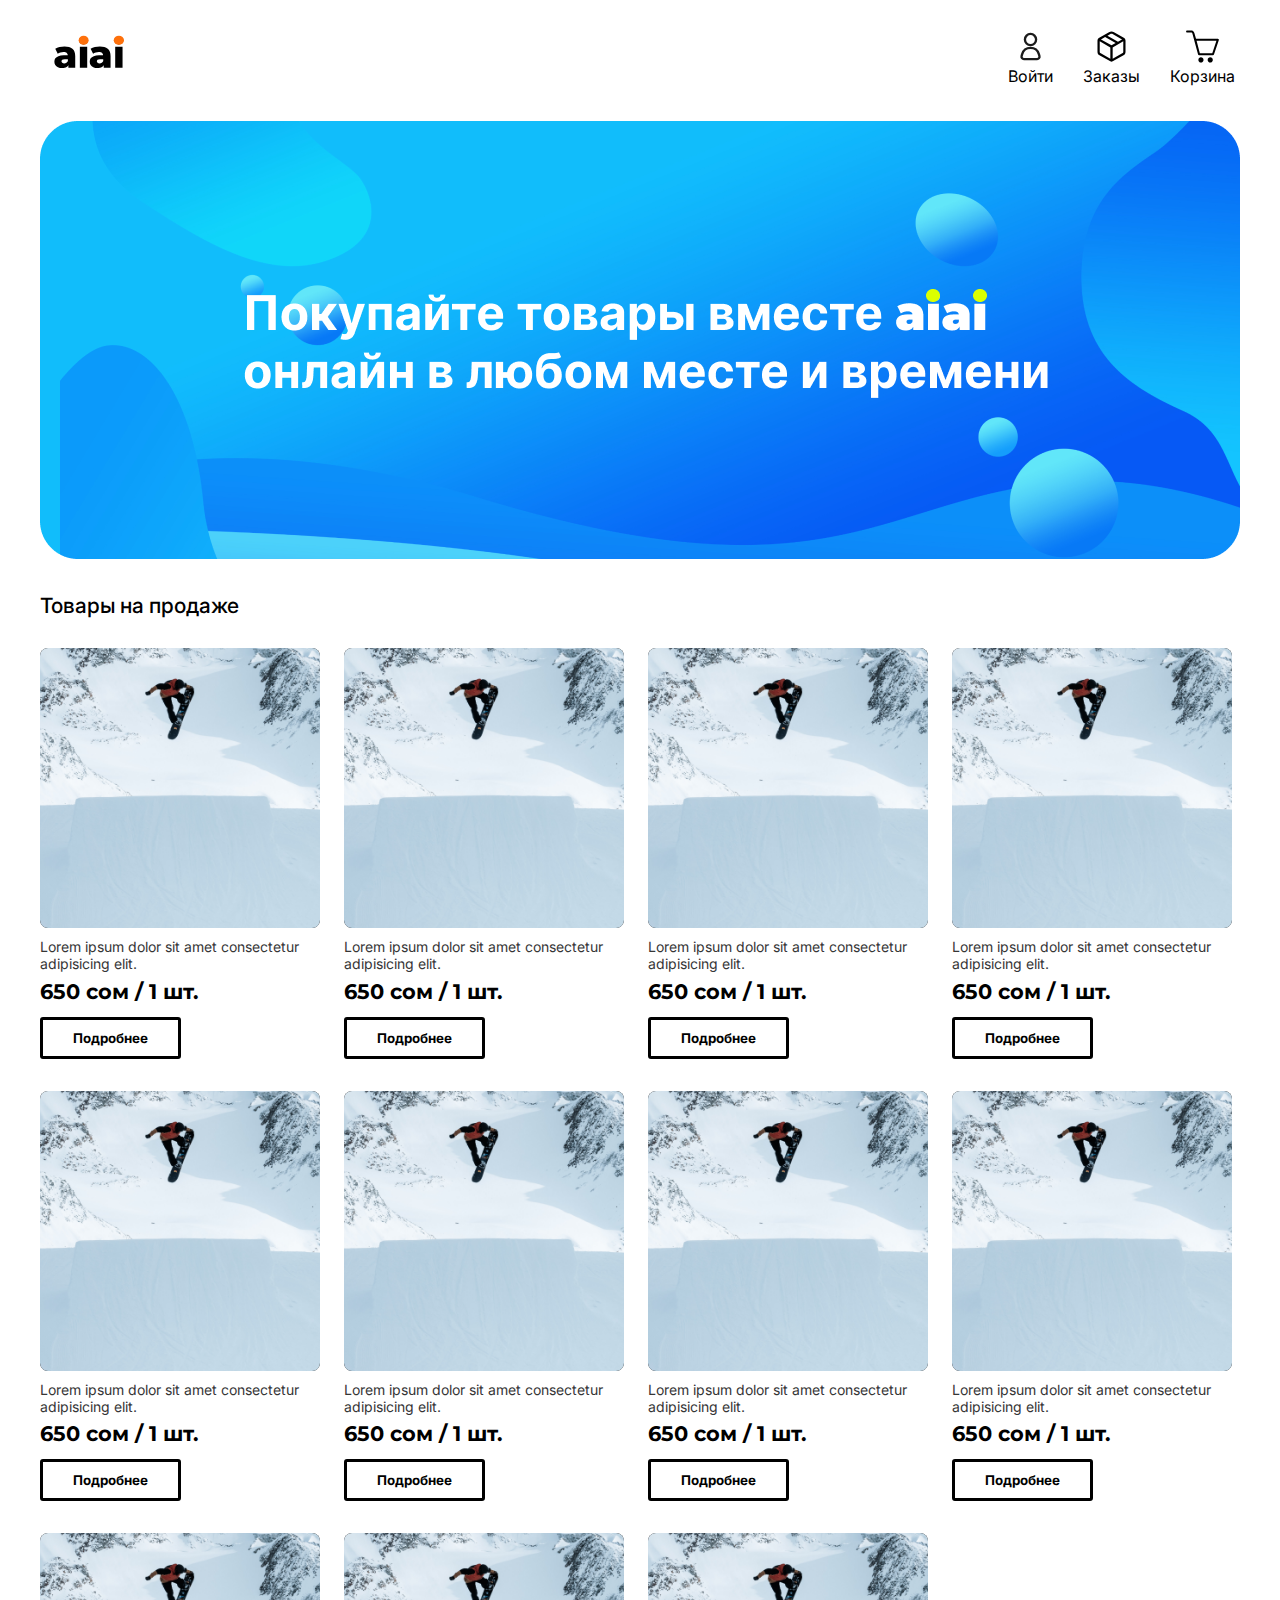
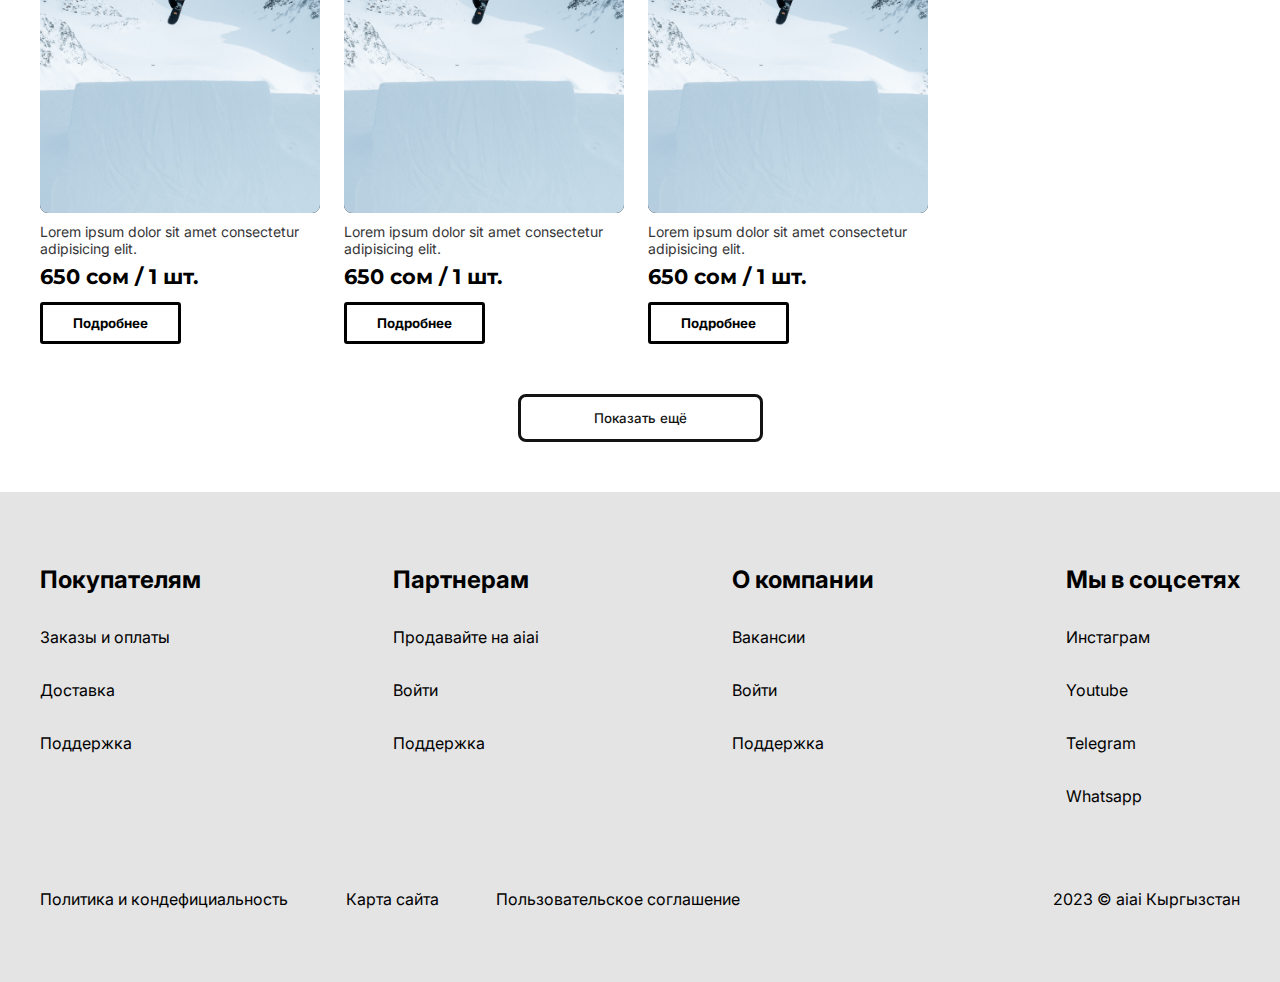
<file: index.html>
<!DOCTYPE html>
<html lang="en">
<head>
    <meta charset="UTF-8">
    <meta http-equiv="X-UA-Compatible" content="IE=edge">
    <meta name="viewport" content="width=device-width, initial-scale=1.0">
    <title>aiai</title>
    <link rel="stylesheet" href="./style.css">
</head>
<body>
    <div class="mobile">
        <div class="nav__mobile">
            <div class="navbar__mobile__logo">
                <img src="./images/logo.svg" alt="" class="mobile__logo">
            </div>
        </div>
        <div class="content__mobile">
            <div class="hero__image__mobile">
                <img src="./images/Frame 1 (12).png" alt="">
            </div>
            <div class="hero__nav">
                <span class="hero__nav__item">
                    Рекомендуем вам
                </span>
                <span class="hero__nav__item__sign">
                    <a href="./user.html" class="back2">Войти</a>    
                </span>
            </div>
            <div class="hero__contents__mobile">
                <div class="content__block">
                    <div class="content__block__img">
                        <a href="./page.html"><img src="./images/karokrasinska-pFPehlRo_yA-unsplash.jpg" alt=""></a>
                    </div>
                    <p>Lorem ipsum dolor sit amet consectetur adipisicing elit.</p>
                    <span>650 сом / </span>
                    <span class="count">1 шт.</span>
                    <button><a href="./page.html" class="back3">Подробнее</a></button>
                </div>
                <div class="content__block">
                    <div class="content__block__img">
                        <a href="./page.html"><img src="./images/karokrasinska-pFPehlRo_yA-unsplash.jpg" alt=""></a>
                    </div>
                    <p>Lorem ipsum dolor sit amet consectetur adipisicing elit.</p>
                    <span>650 сом / </span>
                    <span class="count">1 шт.</span>
                    <button><a href="./page.html" class="back3">Подробнее</a></button>
                </div>
                <div class="content__block">
                    <div class="content__block__img">
                        <a href="./page.html"><img src="./images/karokrasinska-pFPehlRo_yA-unsplash.jpg" alt=""></a>
                    </div>
                    <p>Lorem ipsum dolor sit amet consectetur adipisicing elit.</p>
                    <span>650 сом / </span>
                    <span class="count">1 шт.</span>
                    <button><a href="./page.html" class="back3">Подробнее</a></button>
                </div>
                <div class="content__block">
                    <div class="content__block__img">
                        <a href="./page.html"><img src="./images/karokrasinska-pFPehlRo_yA-unsplash.jpg" alt=""></a>
                    </div>
                    <p>Lorem ipsum dolor sit amet consectetur adipisicing elit.</p>
                    <span>650 сом / </span>
                    <span class="count">1 шт.</span>
                    <button><a href="./page.html" class="back3">Подробнее</a></button>
                </div>
                <div class="content__block">
                    <div class="content__block__img">
                        <a href="./page.html"><img src="./images/karokrasinska-pFPehlRo_yA-unsplash.jpg" alt=""></a>
                    </div>
                    <p>Lorem ipsum dolor sit amet consectetur adipisicing elit.</p>
                    <span>650 сом / </span>
                    <span class="count">1 шт.</span>
                    <button><a href="./page.html" class="back3">Подробнее</a></button>
                </div>
                <div class="content__block">
                    <div class="content__block__img">
                        <a href="./page.html"><img src="./images/karokrasinska-pFPehlRo_yA-unsplash.jpg" alt=""></a>
                    </div>
                    <p>Lorem ipsum dolor sit amet consectetur adipisicing elit.</p>
                    <span>650 сом / </span>
                    <span class="count">1 шт.</span>
                    <button><a href="./page.html" class="back3">Подробнее</a></button>
                </div>
                <div class="content__block">
                    <div class="content__block__img">
                        <a href="./page.html"><img src="./images/karokrasinska-pFPehlRo_yA-unsplash.jpg" alt=""></a>
                    </div>
                    <p>Lorem ipsum dolor sit amet consectetur adipisicing elit.</p>
                    <span>650 сом / </span>
                    <span class="count">1 шт.</span>
                    <button><a href="./page.html" class="back3">Подробнее</a></button>
                </div>
                <div class="content__block">
                    <div class="content__block__img">
                        <a href="./page.html"><img src="./images/karokrasinska-pFPehlRo_yA-unsplash.jpg" alt=""></a>
                    </div>
                    <p>Lorem ipsum dolor sit amet consectetur adipisicing elit.</p>
                    <span>650 сом / </span>
                    <span class="count">1 шт.</span>
                    <button><a href="./page.html" class="back3">Подробнее</a></button>
                </div>
                <div class="content__block">
                    <div class="content__block__img">
                        <a href="./page.html"><img src="./images/karokrasinska-pFPehlRo_yA-unsplash.jpg" alt=""></a>
                    </div>
                    <p>Lorem ipsum dolor sit amet consectetur adipisicing elit.</p>
                    <span>650 сом / </span>
                    <span class="count">1 шт.</span>
                    <button><a href="./page.html" class="back3">Подробнее</a></button>
                </div>
            </div>
        </div>
        <div class="load__more__mobile">
            <button>Показать ещё</button>
        </div>

        <div class="navbar__mobile">
            <div class="navbar__mobile__item">
                <a href="#home" class="active"><img src="./images/icons8-home.svg" alt="" class="svg__icons"><p>Home</p></a>
            </div>
            <div class="navbar__mobile__item">
                <a href="#news"><img src="./images/basket-svgrepo-com.svg" class="svg__icons"><p>Корзина</p></a>
            </div>
            <div class="navbar__mobile__item">
                <a href="#contact"><img src="./images/cube-box-svgrepo-com.svg" alt="" class="svg__icons"><p>Заказы</p></a>
            </div>
        </div>
        <footer class="footer__mobile">
                <div class="footer__mobile__items">
                    <div class="footer__mobile__item__nav">
                        <div class="footer__mobile__item">
                            <ul class="footer__navigation">
                                <li>Покупателям</li>
                                <li>Заказы и оплаты</li>
                                <li>Доставка</li>
                                <li>Поддержка</li>
                            </ul>
                        </div>
                        <div class="footer__mobile__item">
                            <ul class="footer__navigation">
                                <li>Партнерам</li>
                                <li>Продавайте на aiai</li>
                                <li>Войти</li>
                                <li>Поддержка</li>
                            </ul>
                        </div>
                        <div class="footer__mobile__item">
                            <ul class="footer__navigation">
                                <li>О компании</li>
                                <li>Вакансии</li>
                                <li>Войти</li>
                                <li>Поддержка</li>
                            </ul>
                        </div>
                        <div class="footer__mobile__item">
                            <ul class="footer__navigation">
                                <li>Мы в соцсетях</li>
                                <li>Инстаграм</li>
                                <li>Youtube</li>
                                <li>Telegram</li>
                                <li>Whatsapp</li>
                            </ul>
                        </div>
                    </div>
                    <div class="footer__mobile__end">
                        <p>Политика и кондефициальность</p>
                        <p>2023 © aiai Кыргызстан</p>
                    </div>
                    <!-- <div class="footer__end__mobile">
                        <div class="footer__end__nav">
                            <p>Политика и кондефициальность</p>
                        </div>
                        <div class="footer__end__found">
                            <p>2023 © aiai Кыргызстан</p>
                        </div>
                    </div> -->
                </div>
        </footer>
    </div>
    <div class="pc">
        <div class="container__mine">
            <nav>
                <div class="container__mine">
                    <div class="navbar__items">
                        <div class="navbar__logo">
                            <img src="./images/logo.svg" alt="logo" class="logo">
                        </div>
                        <div class="navbar__blocks">
                            <div class="navbar__blocks__item">
                                <a href="./user.html" class="back nav__back">
                                    <img src="./images/user-svgrepo-com.svg" alt="" class="svg-fluid">
                                    <p>Войти</p>
                                </a>
                            </div>
                            <div class="navbar__blocks__item">
                                <a href="#" class="back nav__back">
                                    <img src="./images/cube-box-svgrepo-com.svg" alt="">
                                    <p>Заказы</p>
                                </a>
                            </div>
                            <div class="navbar__blocks__item">
                                <a href="#" class="back nav__back">
                                    <img src="./images/basket-svgrepo-com.svg" alt="">
                                    <p>Корзина</p>
                                </a>
                            </div>
                        </div>
                    </div>
                </div>
            </nav>
        </div>
        <section class="hero">
            <div class="container__mine">
                <div class="hero__item">
                    <img src="./images/Frame 1 (1).png" alt="">
                </div>
                <div class="hero__item">
                    <span class="hero__item__title">Товары на продаже</span>
                </div>
                <div class="hero__item">
                    <div class="hero__contents">
                        <div class="hero__contents__block">
                            <div class="hero__contents__block__img">
                                <a href="./page.html"><a href="./page.html"><img src="./images/karokrasinska-pFPehlRo_yA-unsplash.jpg" alt=""></a></a>
                                <span class="img__mask"><i class="img__icon"></i></span>
                            </div>
                            <p>Lorem ipsum dolor sit amet consectetur adipisicing elit.</p>
                            <span>650 сом / </span>
                            <span class="count">1 шт.</span>
                            <a href="./page.html"><a href="./page.html"><button>Подробнее</button></a></a>
                        </div>
                        <div class="hero__contents__block">
                            <div class="hero__contents__block__img">
                                <a href="./page.html"><img src="./images/karokrasinska-pFPehlRo_yA-unsplash.jpg" alt=""></a>
                            </div>
                            <p>Lorem ipsum dolor sit amet consectetur adipisicing elit.</p>
                            <span>650 сом / </span>
                            <span class="count">1 шт.</span>
                            <a href="./page.html"><button>Подробнее</button></a>
                        </div>
                        <div class="hero__contents__block">
                            <div class="hero__contents__block__img">
                                <a href="./page.html"><img src="./images/karokrasinska-pFPehlRo_yA-unsplash.jpg" alt=""></a>
                            </div>
                            <p>Lorem ipsum dolor sit amet consectetur adipisicing elit.</p>
                            <span>650 сом / </span>
                            <span class="count">1 шт.</span>
                            <a href="./page.html"><button>Подробнее</button></a>
                        </div>
                        <div class="hero__contents__block">
                            <div class="hero__contents__block__img">
                                <a href="./page.html"><img src="./images/karokrasinska-pFPehlRo_yA-unsplash.jpg" alt=""></a>
                            </div>
                            <p>Lorem ipsum dolor sit amet consectetur adipisicing elit.</p>
                            <span>650 сом / </span>
                            <span class="count">1 шт.</span>
                            <a href="./page.html"><button>Подробнее</button></a>
                        </div>
                        <div class="hero__contents__block">
                            <div class="hero__contents__block__img">
                                <a href="./page.html"><img src="./images/karokrasinska-pFPehlRo_yA-unsplash.jpg" alt=""></a>
                            </div>
                            <p>Lorem ipsum dolor sit amet consectetur adipisicing elit.</p>
                            <span>650 сом / </span>
                            <span class="count">1 шт.</span>
                            <a href="./page.html"><button>Подробнее</button></a>
                        </div>
                        <div class="hero__contents__block">
                            <div class="hero__contents__block__img">
                                <a href="./page.html"><img src="./images/karokrasinska-pFPehlRo_yA-unsplash.jpg" alt=""></a>
                            </div>
                            <p>Lorem ipsum dolor sit amet consectetur adipisicing elit.</p>
                            <span>650 сом / </span>
                            <span class="count">1 шт.</span>
                            <a href="./page.html"><button>Подробнее</button></a>
                        </div>
                        <div class="hero__contents__block">
                            <div class="hero__contents__block__img">
                                <a href="./page.html"><img src="./images/karokrasinska-pFPehlRo_yA-unsplash.jpg" alt=""></a>
                            </div>
                            <p>Lorem ipsum dolor sit amet consectetur adipisicing elit.</p>
                            <span>650 сом / </span>
                            <span class="count">1 шт.</span>
                            <a href="./page.html"><button>Подробнее</button></a>
                        </div>
                        <div class="hero__contents__block">
                            <div class="hero__contents__block__img">
                                <a href="./page.html"><img src="./images/karokrasinska-pFPehlRo_yA-unsplash.jpg" alt=""></a>
                            </div>
                            <p>Lorem ipsum dolor sit amet consectetur adipisicing elit.</p>
                            <span>650 сом / </span>
                            <span class="count">1 шт.</span>
                            <a href="./page.html"><button>Подробнее</button></a>
                        </div>
                        <div class="hero__contents__block">
                            <div class="hero__contents__block__img">
                                <a href="./page.html"><img src="./images/karokrasinska-pFPehlRo_yA-unsplash.jpg" alt=""></a>
                            </div>
                            <p>Lorem ipsum dolor sit amet consectetur adipisicing elit.</p>
                            <span>650 сом / </span>
                            <span class="count">1 шт.</span>
                            <a href="./page.html"><button>Подробнее</button></a>
                        </div>
                        <div class="hero__contents__block">
                            <div class="hero__contents__block__img">
                                <a href="./page.html"><img src="./images/karokrasinska-pFPehlRo_yA-unsplash.jpg" alt=""></a>
                            </div>
                            <p>Lorem ipsum dolor sit amet consectetur adipisicing elit.</p>
                            <span>650 сом / </span>
                            <span class="count">1 шт.</span>
                            <a href="./page.html"><button>Подробнее</button></a>
                        </div>
                        <div class="hero__contents__block">
                            <div class="hero__contents__block__img">
                                <a href="./page.html"><img src="./images/karokrasinska-pFPehlRo_yA-unsplash.jpg" alt=""></a>
                            </div>
                            <p>Lorem ipsum dolor sit amet consectetur adipisicing elit.</p>
                            <span>650 сом / </span>
                            <span class="count">1 шт.</span>
                            <a href="./page.html"><button>Подробнее</button></a>
                        </div>
                    </div>
                    <div class="load__more">
                        <button>Показать ещё</button>
                    </div>
                </div>
            </div>
        </section>
        <footer class="footer">
            <div class="container__mine">
                <div class="footer__items">
                    <div class="footer__item__nav">
                        <div class="footer__item">
                            <ul class="footer__navigation">
                                <li>Покупателям</li>
                                <li>Заказы и оплаты</li>
                                <li>Доставка</li>
                                <li>Поддержка</li>
                            </ul>
                        </div>
                        <div class="footer__item">
                            <ul class="footer__navigation">
                                <li>Партнерам</li>
                                <li>Продавайте на aiai</li>
                                <li>Войти</li>
                                <li>Поддержка</li>
                            </ul>
                        </div>
                        <div class="footer__item">
                            <ul class="footer__navigation">
                                <li>О компании</li>
                                <li>Вакансии</li>
                                <li>Войти</li>
                                <li>Поддержка</li>
                            </ul>
                        </div>
                        <div class="footer__item">
                            <ul class="footer__navigation">
                                <li>Мы в соцсетях</li>
                                <li>Инстаграм</li>
                                <li>Youtube</li>
                                <li>Telegram</li>
                                <li>Whatsapp</li>
                            </ul>
                        </div>
                    </div>
                    <div class="footer__end">
                        <div class="footer__end__nav">
                            <p>Политика и кондефициальность</p>
                            <p>Карта сайта</p>
                            <p>Пользовательское соглашение</p>
                        </div>
                        <div class="footer__end__found">
                            <p>2023 © aiai Кыргызстан</p>
                        </div>
                    </div>
                </div>
            </div>
        </footer>
    </div>
</body>
</html>
</file>
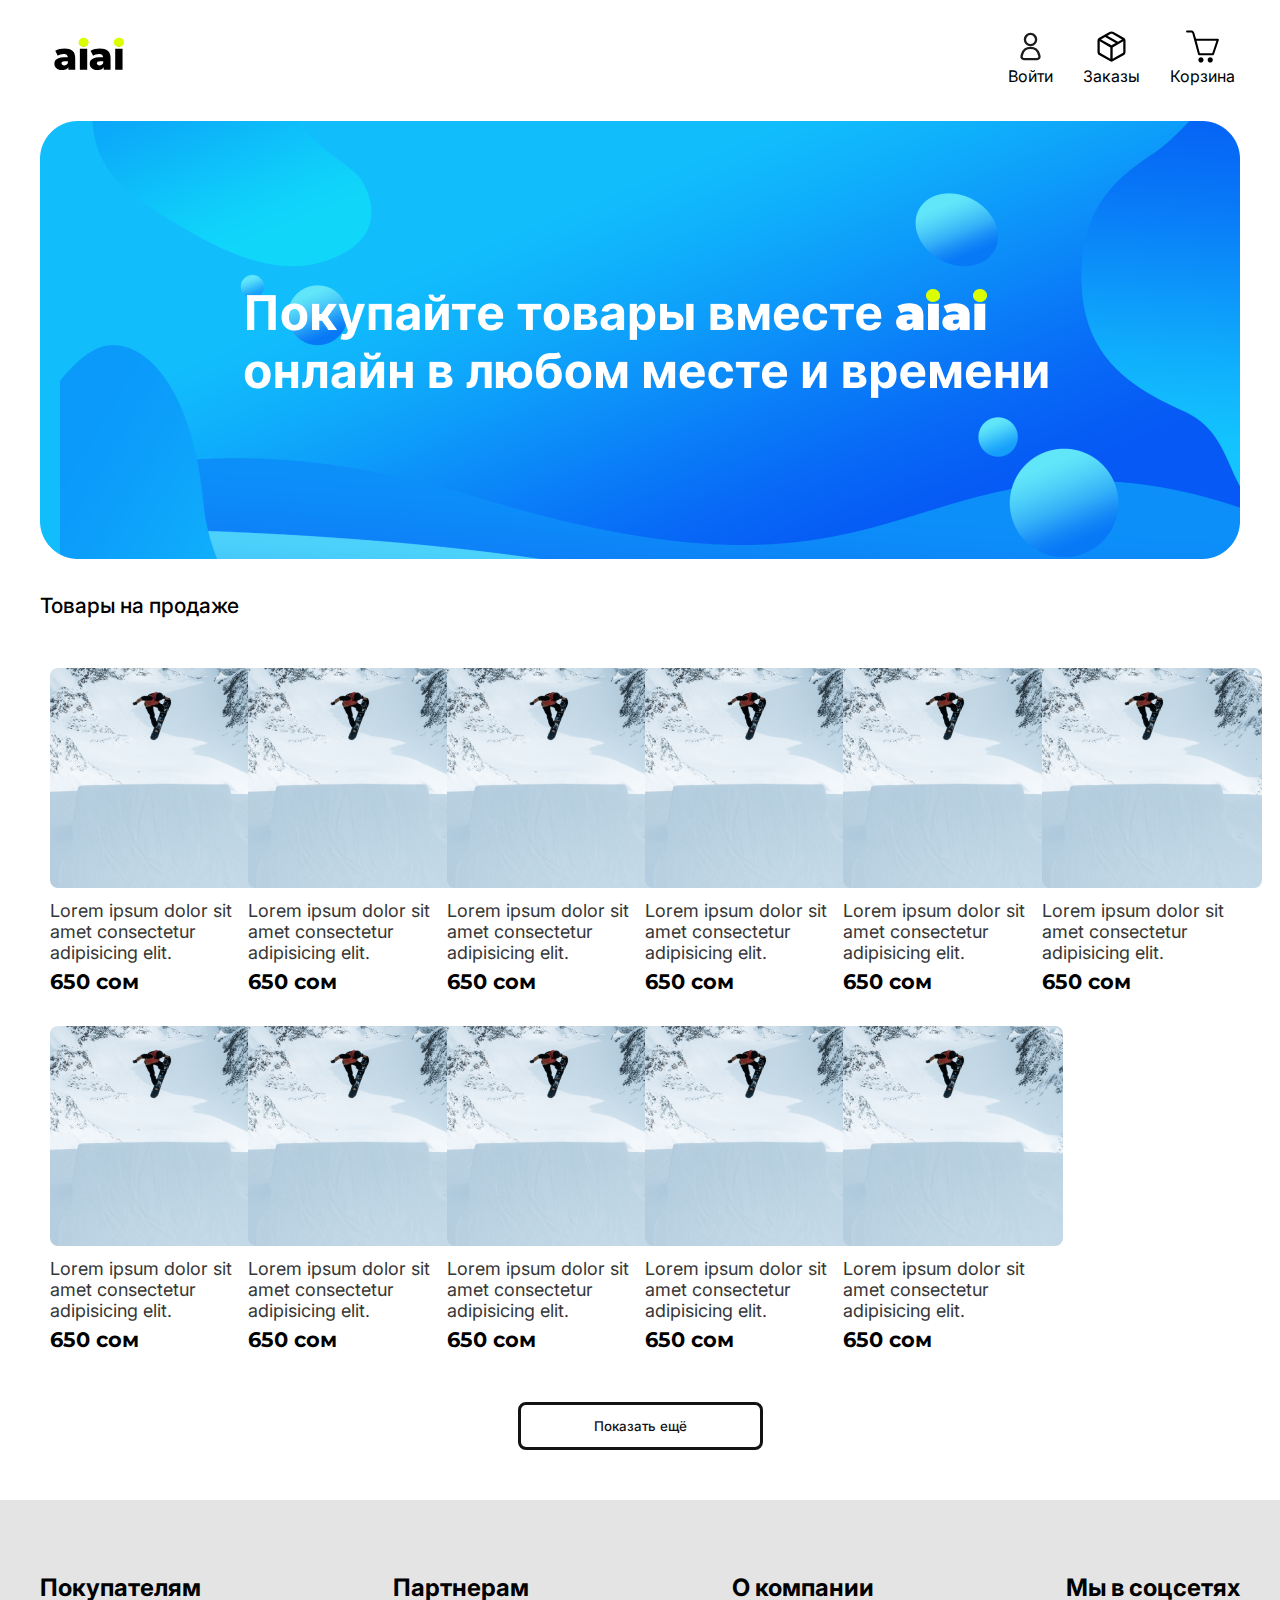
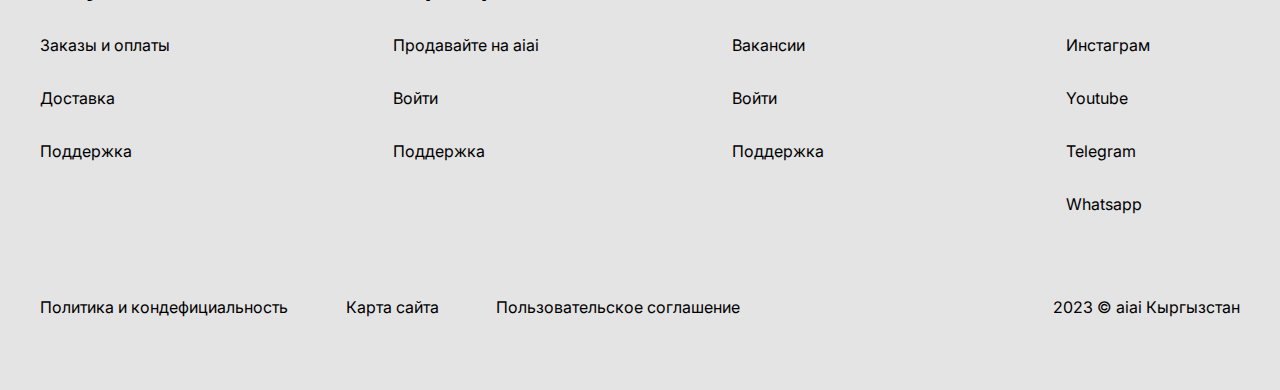
<file: html/index.html>
<!DOCTYPE html>
<html lang="en">
<head>
    <meta charset="UTF-8">
    <meta http-equiv="X-UA-Compatible" content="IE=edge">
    <meta name="viewport" content="width=device-width, initial-scale=1.0">
    <title>aiai</title>
    <link rel="stylesheet" href="../static/style.css">
</head>
<body>
    <div class="mobile">
        <div class="nav__mobile">
            <div class="navbar__mobile__logo">
                <img src="../images/Frame 1 (1).svg" alt="" class="mobile__logo">
            </div>
        </div>
        <div class="content__mobile">
            <div class="hero__image__mobile">
                <img src="../images/Frame 1 (11).png" alt="">
            </div>
            <div class="hero__nav">
                <span class="hero__nav__item">
                    Рекомендуем вам
                </span>
                <span class="hero__nav__item__sign">
                    Войти
                </span>
            </div>
            <div class="hero__contents">
                <div class="content__block">
                    <div class="content__block__img">
                        <img src="../images/karokrasinska-pFPehlRo_yA-unsplash.jpg" alt="">
                    </div>
                    <p>Lorem ipsum dolor sit amet consectetur adipisicing elit.</p>
                    <span>650 сом</span>
                </div>
                <div class="content__block">
                    <div class="content__block__img">
                        <img src="../images/karokrasinska-pFPehlRo_yA-unsplash.jpg" alt="">
                    </div>
                    <p>Lorem ipsum dolor sit amet consectetur adipisicing elit.</p>
                    <span>650 сом</span>
                </div>
                <div class="content__block">
                    <div class="content__block__img">
                        <img src="../images/karokrasinska-pFPehlRo_yA-unsplash.jpg" alt="">
                    </div>
                    <p>Lorem ipsum dolor sit amet consectetur adipisicing elit.</p>
                    <span>650 сом</span>
                </div>
                <div class="content__block">
                    <div class="content__block__img">
                        <img src="../images/karokrasinska-pFPehlRo_yA-unsplash.jpg" alt="">
                    </div>
                    <p>Lorem ipsum dolor sit amet consectetur adipisicing elit.</p>
                    <span>650 сом</span>
                </div>
                <div class="content__block">
                    <div class="content__block__img">
                        <img src="../images/karokrasinska-pFPehlRo_yA-unsplash.jpg" alt="">
                    </div>
                    <p>Lorem ipsum dolor sit amet consectetur adipisicing elit.</p>
                    <span>650 сом</span>
                </div>
                <div class="content__block">
                    <div class="content__block__img">
                        <img src="../images/karokrasinska-pFPehlRo_yA-unsplash.jpg" alt="">
                    </div>
                    <p>Lorem ipsum dolor sit amet consectetur adipisicing elit.</p>
                    <span>650 сом</span>
                </div>
                <div class="content__block">
                    <div class="content__block__img">
                        <img src="../images/karokrasinska-pFPehlRo_yA-unsplash.jpg" alt="">
                    </div>
                    <p>Lorem ipsum dolor sit amet consectetur adipisicing elit.</p>
                    <span>650 сом</span>
                </div>
                <div class="content__block">
                    <div class="content__block__img">
                        <img src="../images/karokrasinska-pFPehlRo_yA-unsplash.jpg" alt="">
                    </div>
                    <p>Lorem ipsum dolor sit amet consectetur adipisicing elit.</p>
                    <span>650 сом</span>
                </div>
                <div class="content__block">
                    <div class="content__block__img">
                        <img src="../images/karokrasinska-pFPehlRo_yA-unsplash.jpg" alt="">
                    </div>
                    <p>Lorem ipsum dolor sit amet consectetur adipisicing elit.</p>
                    <span>650 сом</span>
                </div>
            </div>
        </div>
        <div class="load__more__mobile">
            <button>Показать ещё</button>
        </div>

        <div class="navbar__mobile">
            <div class="navbar__mobile__item">
                <a href="#home" class="active"><img src="../images/icons8-home.svg" alt="" class="svg__icons"><p>Home</p></a>
            </div>
            <div class="navbar__mobile__item">
                <a href="#news"><img src="../images/basket-svgrepo-com.svg" class="svg__icons"><p>Корзина</p></a>
            </div>
            <div class="navbar__mobile__item">
                <a href="#contact"><img src="../images/cube-box-svgrepo-com.svg" alt="" class="svg__icons"><p>Заказы</p></a>
            </div>
        </div>
        <footer class="footer__mobile">
                <div class="footer__mobile__items">
                    <div class="footer__mobile__item__nav">
                        <div class="footer__mobile__item">
                            <ul class="footer__navigation">
                                <li>Покупателям</li>
                                <li>Заказы и оплаты</li>
                                <li>Доставка</li>
                                <li>Поддержка</li>
                            </ul>
                        </div>
                        <div class="footer__mobile__item">
                            <ul class="footer__navigation">
                                <li>Партнерам</li>
                                <li>Продавайте на aiai</li>
                                <li>Войти</li>
                                <li>Поддержка</li>
                            </ul>
                        </div>
                        <div class="footer__mobile__item">
                            <ul class="footer__navigation">
                                <li>О компании</li>
                                <li>Вакансии</li>
                                <li>Войти</li>
                                <li>Поддержка</li>
                            </ul>
                        </div>
                        <div class="footer__mobile__item">
                            <ul class="footer__navigation">
                                <li>Мы в соцсетях</li>
                                <li>Инстаграм</li>
                                <li>Youtube</li>
                                <li>Telegram</li>
                                <li>Whatsapp</li>
                            </ul>
                        </div>
                    </div>
                    <div class="footer__mobile__end">
                        <p>Политика и кондефициальность</p>
                        <p>2023 © aiai Кыргызстан</p>
                    </div>
                    <!-- <div class="footer__end__mobile">
                        <div class="footer__end__nav">
                            <p>Политика и кондефициальность</p>
                        </div>
                        <div class="footer__end__found">
                            <p>2023 © aiai Кыргызстан</p>
                        </div>
                    </div> -->
                </div>
        </footer>
    </div>
    <div class="pc">
        <div class="container">
            <nav>
                <div class="container">
                    <div class="navbar__items">
                        <div class="navbar__logo">
                            <img src="../images/Frame 1 (1).svg" alt="logo" class="logo">
                        </div>
                        <div class="navbar__blocks">
                            <div class="navbar__blocks__item">
                                <img src="../images/user-svgrepo-com.svg" alt="" class="svg-fluid">
                                <p>Войти</p>
                            </div>
                            <div class="navbar__blocks__item">
                                <img src="../images/cube-box-svgrepo-com.svg" alt="">
                                <p>Заказы</p>
                            </div>
                            <div class="navbar__blocks__item">
                                <img src="../images/basket-svgrepo-com.svg" alt="">
                                <p>Корзина</p>
                            </div>
                        </div>
                    </div>
                </div>
            </nav>
        </div>
        <section class="hero">
            <div class="container">
                <div class="hero__item">
                    <img src="../images/Frame 1 (1).png" alt="">
                </div>
                <div class="hero__item">
                    <span class="hero__item__title">Товары на продаже</span>
                </div>
                <div class="hero__item">
                    <div class="hero__contents">
                        <div class="hero__contents__block">
                            <div class="hero__contents__block__img">
                                <img src="../images/karokrasinska-pFPehlRo_yA-unsplash.jpg" alt="">
                            </div>
                            <p>Lorem ipsum dolor sit amet consectetur adipisicing elit.</p>
                            <span>650 сом</span>
                        </div>
                        <div class="hero__contents__block">
                            <div class="hero__contents__block__img">
                                <img src="../images/karokrasinska-pFPehlRo_yA-unsplash.jpg" alt="">
                            </div>
                            <p>Lorem ipsum dolor sit amet consectetur adipisicing elit.</p>
                            <span>650 сом</span>
                        </div>
                        <div class="hero__contents__block">
                            <div class="hero__contents__block__img">
                                <img src="../images/karokrasinska-pFPehlRo_yA-unsplash.jpg" alt="">
                            </div>
                            <p>Lorem ipsum dolor sit amet consectetur adipisicing elit.</p>
                            <span>650 сом</span>
                        </div>
                        <div class="hero__contents__block">
                            <div class="hero__contents__block__img">
                                <img src="../images/karokrasinska-pFPehlRo_yA-unsplash.jpg" alt="">
                            </div>
                            <p>Lorem ipsum dolor sit amet consectetur adipisicing elit.</p>
                            <span>650 сом</span>
                        </div>
                        <div class="hero__contents__block">
                            <div class="hero__contents__block__img">
                                <img src="../images/karokrasinska-pFPehlRo_yA-unsplash.jpg" alt="">
                            </div>
                            <p>Lorem ipsum dolor sit amet consectetur adipisicing elit.</p>
                            <span>650 сом</span>
                        </div>
                        <div class="hero__contents__block">
                            <div class="hero__contents__block__img">
                                <img src="../images/karokrasinska-pFPehlRo_yA-unsplash.jpg" alt="">
                            </div>
                            <p>Lorem ipsum dolor sit amet consectetur adipisicing elit.</p>
                            <span>650 сом</span>
                        </div>
                        <div class="hero__contents__block">
                            <div class="hero__contents__block__img">
                                <img src="../images/karokrasinska-pFPehlRo_yA-unsplash.jpg" alt="">
                            </div>
                            <p>Lorem ipsum dolor sit amet consectetur adipisicing elit.</p>
                            <span>650 сом</span>
                        </div>
                        <div class="hero__contents__block">
                            <div class="hero__contents__block__img">
                                <img src="../images/karokrasinska-pFPehlRo_yA-unsplash.jpg" alt="">
                            </div>
                            <p>Lorem ipsum dolor sit amet consectetur adipisicing elit.</p>
                            <span>650 сом</span>
                        </div>
                        <div class="hero__contents__block">
                            <div class="hero__contents__block__img">
                                <img src="../images/karokrasinska-pFPehlRo_yA-unsplash.jpg" alt="">
                            </div>
                            <p>Lorem ipsum dolor sit amet consectetur adipisicing elit.</p>
                            <span>650 сом</span>
                        </div>
                        <div class="hero__contents__block">
                            <div class="hero__contents__block__img">
                                <img src="../images/karokrasinska-pFPehlRo_yA-unsplash.jpg" alt="">
                            </div>
                            <p>Lorem ipsum dolor sit amet consectetur adipisicing elit.</p>
                            <span>650 сом</span>
                        </div>
                        <div class="hero__contents__block">
                            <div class="hero__contents__block__img">
                                <img src="../images/karokrasinska-pFPehlRo_yA-unsplash.jpg" alt="">
                            </div>
                            <p>Lorem ipsum dolor sit amet consectetur adipisicing elit.</p>
                            <span>650 сом</span>
                        </div>
                    </div>
                    <div class="load__more">
                        <button>Показать ещё</button>
                    </div>
                </div>
            </div>
        </section>
        <footer class="footer">
            <div class="container">
                <div class="footer__items">
                    <div class="footer__item__nav">
                        <div class="footer__item">
                            <ul class="footer__navigation">
                                <li>Покупателям</li>
                                <li>Заказы и оплаты</li>
                                <li>Доставка</li>
                                <li>Поддержка</li>
                            </ul>
                        </div>
                        <div class="footer__item">
                            <ul class="footer__navigation">
                                <li>Партнерам</li>
                                <li>Продавайте на aiai</li>
                                <li>Войти</li>
                                <li>Поддержка</li>
                            </ul>
                        </div>
                        <div class="footer__item">
                            <ul class="footer__navigation">
                                <li>О компании</li>
                                <li>Вакансии</li>
                                <li>Войти</li>
                                <li>Поддержка</li>
                            </ul>
                        </div>
                        <div class="footer__item">
                            <ul class="footer__navigation">
                                <li>Мы в соцсетях</li>
                                <li>Инстаграм</li>
                                <li>Youtube</li>
                                <li>Telegram</li>
                                <li>Whatsapp</li>
                            </ul>
                        </div>
                    </div>
                    <div class="footer__end">
                        <div class="footer__end__nav">
                            <p>Политика и кондефициальность</p>
                            <p>Карта сайта</p>
                            <p>Пользовательское соглашение</p>
                        </div>
                        <div class="footer__end__found">
                            <p>2023 © aiai Кыргызстан</p>
                        </div>
                    </div>
                </div>
            </div>
        </footer>
    </div>
</body>
</html>
</file>
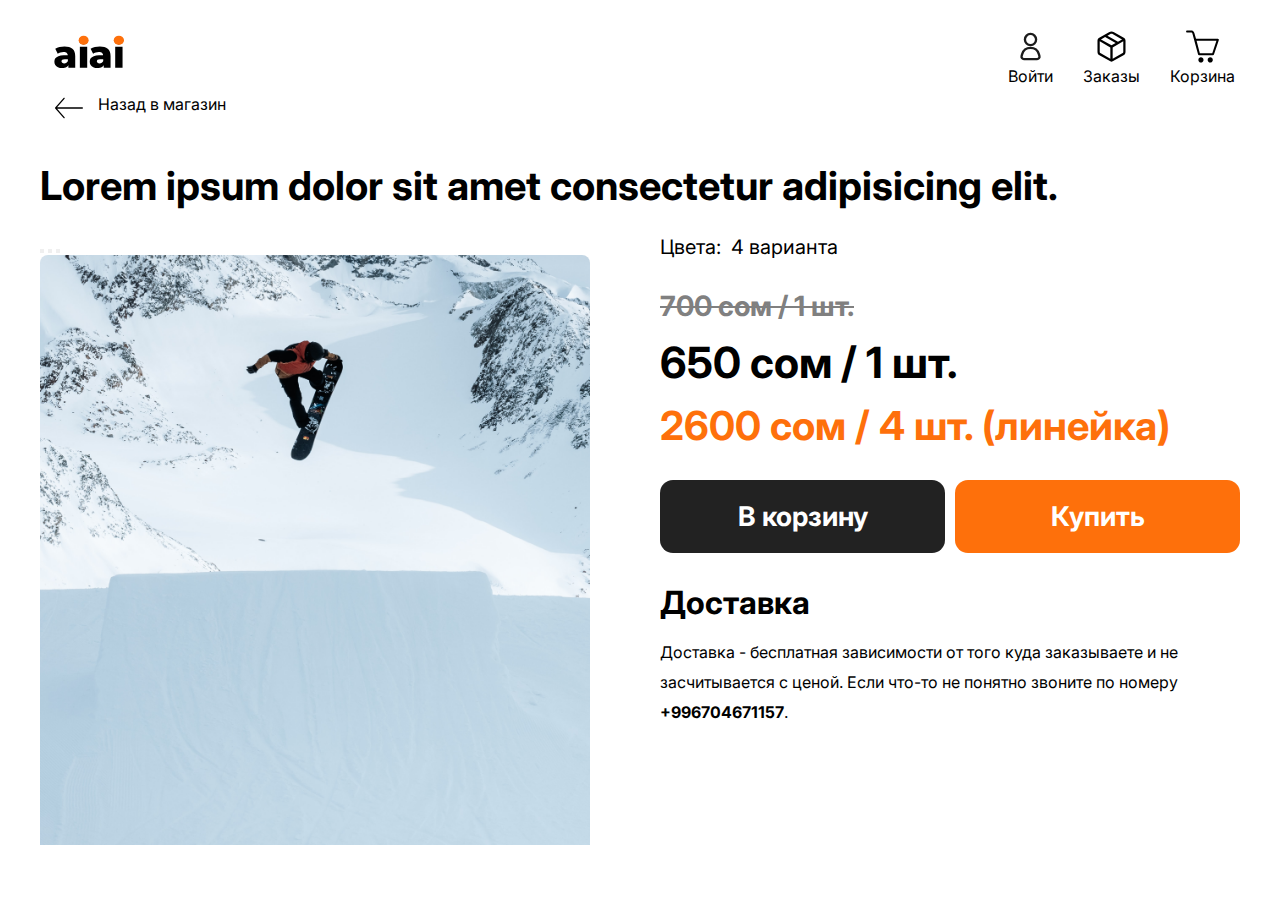
<file: page.html>
<!DOCTYPE html>
<html lang="en">
<head>
    <meta charset="UTF-8">
    <meta http-equiv="X-UA-Compatible" content="IE=edge">
    <meta name="viewport" content="width=device-width, initial-scale=1.0">
    <title>aiai</title>
    <link rel="stylesheet" href="./style.css">
    <link href="https://cdn.jsdelivr.net/npm/bootstrap@5.3.0-alpha1/dist/css/bootstrap.min.css" rel="stylesheet" integrity="sha384-GLhlTQ8iRABdZLl6O3oVMWSktQOp6b7In1Zl3/Jr59b6EGGoI1aFkw7cmDA6j6gD" crossorigin="anonymous">
</head>
<body>
    <div class="pc">
        <div class="container__mine">
            <nav>
                <div class="container__mine">
                    <div class="navbar__items">
                        <div class="navbar__logo">
                            <img src="./images/logo.svg" alt="logo" class="logo">
                        </div>
                        <div class="navbar__blocks">
                            <div class="navbar__blocks__item">
                                <img src="./images/user-svgrepo-com.svg" alt="" class="svg-fluid">
                                <p>Войти</p>
                            </div>
                            <div class="navbar__blocks__item">
                                <img src="./images/cube-box-svgrepo-com.svg" alt="">
                                <p>Заказы</p>
                            </div>
                            <div class="navbar__blocks__item">
                                <img src="./images/basket-svgrepo-com.svg" alt="">
                                <p>Корзина</p>
                            </div>
                        </div>
                    </div>
                </div>
            </nav>
        </div>
        <div class="hero__pages">
            <div class="container__mine">
                <div class="back__arrow">
                    <a href="./index.html"><img src="./images/arrow-thin-left-icon.svg" alt="arrow" class="svg__icons"></a>
                    <p><a href="./index.html">Назад в магазин</a></p>
                </div>
                <div class="wrapper__title">
                    <h1 class="heading__mine">Lorem ipsum dolor sit amet consectetur adipisicing elit.</h1>
                </div>
                <div class="wrapper">
                    <div class="wrapper__left">
                        <div class="wrapper__left__items">
                                <div id="carouselExampleIndicators" class="carousel slide">
                                    <div class="carousel-indicators">
                                      <button type="button" data-bs-target="#carouselExampleIndicators" data-bs-slide-to="0" class="active" aria-current="true" aria-label="Slide 1"></button>
                                      <button type="button" data-bs-target="#carouselExampleIndicators" data-bs-slide-to="1" aria-label="Slide 2"></button>
                                      <button type="button" data-bs-target="#carouselExampleIndicators" data-bs-slide-to="2" aria-label="Slide 3"></button>
                                    </div>
                                    <div class="carousel-inner">
                                      <div class="carousel-item active">
                                        <img src="./images/karokrasinska-pFPehlRo_yA-unsplash.jpg" class="d-block w-100" alt="...">
                                      </div>
                                      <div class="carousel-item">
                                        <img src="./images/d3fc61afe06c28ab4291af3d323b18c7.jpg" class="d-block w-100" alt="...">
                                      </div>
                                      <div class="carousel-item">
                                        <img src="./images/max-nguyen-BPAOwFdVS9E-unsplash.jpg" class="d-block w-100" alt="...">
                                      </div>
                                    </div>
                                    <button class="carousel-control-prev" type="button" data-bs-target="#carouselExampleIndicators" data-bs-slide="prev">
                                      <span class="carousel-control-prev-icon" aria-hidden="true"></span>
                                      <span class="visually-hidden">Previous</span>
                                    </button>
                                    <button class="carousel-control-next" type="button" data-bs-target="#carouselExampleIndicators" data-bs-slide="next">
                                      <span class="carousel-control-next-icon" aria-hidden="true"></span>
                                      <span class="visually-hidden">Next</span>
                                    </button>
                                  </div>
                        </div>
                        </div>
                    <div class="wrapper__right">
                        <div class="wrapper__items">
                            <div class="wrapper__colors">
                                <span>Цвета: </span>
                                <span>4 варианта</span>
                            </div>
                            <div class="wrapper__price">
                                <p>700 сом / 1 шт.</p>
                                <div class="main__price">650 сом / 1 шт.</div>
                                <div class="line__price">2600 сом / 4 шт. (линейка)</div>
                            </div>
                            <div class="wrapper__buttons">
                                <button class="button__busket">В корзину</button>
                                <button class="button__buy">Купить</button>
                            </div>
                            <div class="wrapper__order">
                                <h3>Доставка</h3>
                                <p>Доставка - бесплатная зависимости от того куда заказываете и не засчитывается с ценой. Если что-то не понятно звоните по номеру <b>+996704671157</b>.</p>
                            </div>
                        </div>
                    </div>
                </div>
            </div>
        </div>
    </div>

    <div class="mobile">
        <div class="navbar__mobile__page">
            <div class="navbar__mobile__page__prev">
                <img src="./images/arrow-thin-left-icon.svg" alt="arrow" class="svg__icons">
                <span><a href="./index.html" class="back">Назад в магазин</a></span>
            </div>
            <div class="navbar__mobile__page__logo">
              <a href="./index.html"><img src="./images/logo.svg" alt="logo" class="logo" style="margin-right: 3px;"></a>
            </div>
        </div>
        <div class="hero__mobile__page__1">
            <div class="hero__mobile__page__block">
                <div class="hero__mobile__page__items">
                    <div class="hero__mobile__page__item">
                        <div id="carouselExampleDark" class="carousel carousel-dark slide">
                            <div class="carousel-indicators">
                              <button type="button" data-bs-target="#carouselExampleDark" data-bs-slide-to="0" class="active" aria-current="true" aria-label="Slide 1"></button>
                              <button type="button" data-bs-target="#carouselExampleDark" data-bs-slide-to="1" aria-label="Slide 2"></button>
                              <button type="button" data-bs-target="#carouselExampleDark" data-bs-slide-to="2" aria-label="Slide 3"></button>
                            </div>
                            <div class="carousel-inner">
                              <div class="carousel-item active" data-bs-interval="10000">
                                <img src="./images/04b636848dc2b3f49167c26b4ece846d.jpg" class="d-block w-100" alt="...">
                                <div class="carousel-caption d-none d-md-block">
                                  <h5>First slide label</h5>
                                  <p>Some representative placeholder content for the first slide.</p>
                                </div>
                              </div>
                              <div class="carousel-item" data-bs-interval="2000">
                                <img src="./images/karokrasinska-pFPehlRo_yA-unsplash.jpg" class="d-block w-100" alt="...">
                                <div class="carousel-caption d-none d-md-block">
                                  <h5>Second slide label</h5>
                                  <p>Some representative placeholder content for the second slide.</p>
                                </div>
                              </div>
                              <div class="carousel-item">
                                <img src="./images/karokrasinska-pFPehlRo_yA-unsplash.jpg" class="d-block w-100" alt="...">
                                <div class="carousel-caption d-none d-md-block">
                                  <h5>Third slide label</h5>
                                  <p>Some representative placeholder content for the third slide.</p>
                                </div>
                              </div>
                            </div>
                            <button class="carousel-control-prev" type="button" data-bs-target="#carouselExampleDark" data-bs-slide="prev">
                              <span class="carousel-control-prev-icon" aria-hidden="true"></span>
                              <span class="visually-hidden">Previous</span>
                            </button>
                            <button class="carousel-control-next" type="button" data-bs-target="#carouselExampleDark" data-bs-slide="next">
                              <span class="carousel-control-next-icon" aria-hidden="true"></span>
                              <span class="visually-hidden">Next</span>
                            </button>
                          </div>
                    </div>
                </div>
            </div>
            <div class="hero__mobile__page__1__item">
                <div class="hero__mobile__page__info">
                    <p class="hero__mobile__title__1">Lorem ipsum dolor sit amet consectetur, adipisicing elit.</p>
                    <span class="price">650 сом / 1 шт.</span>
                    <span class="price__discount">700 сом</span>
                    <div class="main__price__mobile">2600 сом / 4 шт.</div>
                    <div class="info">
                      <p class="info__item">О товаре: </p>
                      <p class="info__item__jun">Материал - <b>Дубайский шёлк</b></p>
                      <p class="info__item__jun">Цвета - <b>Электрик, Кофе, Джинса</b></p>
                    </div>
                    <div class="info__button">
                      <button class="buy">Купить</button>
                      <button class="basket">В корзину</button>
                    </div>
                </div>
            </div>
        </div>
    </div>
    <script src="https://cdn.jsdelivr.net/npm/bootstrap@5.3.0-alpha1/dist/js/bootstrap.bundle.min.js" integrity="sha384-w76AqPfDkMBDXo30jS1Sgez6pr3x5MlQ1ZAGC+nuZB+EYdgRZgiwxhTBTkF7CXvN" crossorigin="anonymous"></script>
</body>
</html>
</file>
<file: style.css>
@import url('https://fonts.googleapis.com/css2?family=Montserrat:wght@100;400;500;900&display=swap');
@import url('https://fonts.googleapis.com/css2?family=Inter:wght@300;400;500;700;900&display=swap');
@import url('https://fonts.googleapis.com/css2?family=Montserrat:wght@700&display=swap');

*{
    margin: 0;
    padding: 0;
    box-sizing: border-box;
    /* font-family: 'Montserrat', sans-serif; */
    font-family: 'Inter', sans-serif;
}

.container__mine{
    max-width: 1200px;
    margin: 0 auto;
}

input{
    outline: none;
}

@media (max-width: 1900px) {
    .mobile{
        display: none;
    }
}

@media (max-width: 1200px) {
    .container{
        max-width: 970px;
    }
    .mobile{
        display: none;
    }
}

@media (max-width: 992px) {
    .container{
        max-width: 750px;
    }
    .mobile{
        display: none;
    }
}

@media (max-width: 776px) {
    .container{
        max-width: none;
    }
    .mobile{
        display: none;
    }
}

@media (max-width: 450px){
    .pc{
        display: none;
    }
    .mobile{
        display: block;
    }
}




nav{
    margin-top: 25px;
}

.navbar__items{
    display: flex;
    justify-content: space-between;
    /* align-items: center; */
}

.logo{
    width: 100px;
    height: 58px;
}

.navbar__blocks{
    display: flex;
    justify-content: space-between;
    align-items: center;
    max-width: 300px;
    column-gap: 20px;
}

.navbar__blocks__item{
    padding: 5px;
    display: flex;
    flex-direction: column;
    align-items: center;
    row-gap: 3px;
}

.navbar__blocks__item img{
    width: 33px;
    height: 33px;
}

.navbar__blocks__item p{
    text-align: center;
}

.hero__item{
    width: 100%;
    margin-bottom: 30px;
    margin-top: 30px;
}

.hero__item__title{
    font-size: 21px;
    font-weight: 500;
    /* font-family: 'Montserrat', sans-serif; */
    font-family: 'Inter', sans-serif;
}

.hero__contents__block{
    overflow: hidden; 
    width: 280px;
    /* margin-right: 20px; */
}

.hero__contents__block__img img{
    width: 280px; 
    height: 280px;  
    border-radius: 8px; 
    object-fit: cover;
    margin-bottom: 7.5px;
}

.hero__contents__block p{
    font-size: 14px;
    margin-bottom: 7.5px;
    color: rgb(54, 54, 54);
}

.hero__contents__block span{
    margin-bottom: 7.5px;
    font-size: 21px;
    font-weight: 700;
    line-height: 24px;
    height: 24px;
    font-family: 'Montserrat', sans-serif;
}

.hero__contents{
    max-width: 100%;
    grid-row-gap: 32px;
    grid-column-gap: 16px;
    display: grid;
    grid-auto-flow: dense;
    grid-template-columns: repeat(auto-fit, minmax(280px, 1fr));

}

/* .hero__contents__block__img{
    overflow: hidden;
    transition-duration: 0.5s;
    cursor: pointer;
}

.hero__contents__block__img:hover{
    opacity: 0.7;
} */


.hero__contents__block__img{
    background-color: #000;
    border-radius: 8px;
    height: 280px;
    transition-duration: 0.3s;
    margin-bottom: 10px;
}

.hero__contents__block__img img{
    transition-duration: 0.3s;
}

.hero__contents__block__img:hover img{
    opacity: 0.9;
    cursor: pointer;
}


.load__more{
    display: flex;
    justify-content: center;
    align-items: center;
    margin: 50px 0px 30px 0px;
}

.load__more button{
    border: 3px solid #131313;
    background-color: initial;
    color: #131313;
    font-weight: 500;
    padding: 13px 73px 13px 73px;
    border-radius: 8px;
    cursor: pointer;
}

.footer{
    margin-top: 50px;
    background-color: rgba(34,34,34,.12);
    padding: 73px 0px 73px 0px;
}

.footer__item__nav{
    display: flex;
    justify-content: space-between;
}

.footer__navigation li{
    list-style-type: none;
    margin-bottom: 33px;
}

.footer__navigation::first-line{
    /* font-family: 'Montserrat', sans-serif; */
    font-weight: 700;
    font-size: 24px;
}

.footer__end__nav{
    width: 700px;
    display: flex;
    justify-content: space-between;
}

.footer__end{
    margin-top: 50px;
    display: flex;
    justify-content: space-between;
}


/* Mobile version */

.navbar__mobile__logo{
    display: flex;
    flex-direction: column;
    align-items: center;
    padding-top: 13px;
}

.mobile__logo{
    width: 170px;
    height: auto;
}

.logo__page{
    width: 150px;
}

.content__mobile{
    margin-top: 15px;
}

.hero__image__mobile{
    display: flex;
    justify-content: center;
}

.hero__nav{
    margin-top: 30px;
    margin-left: 10px;
}

.hero__nav__item{
    border: 3px solid black;
    padding: 10px 20px 10px 20px;
    border-radius: 80px;
    font-weight: 500;
}

.hero__nav__item__sign{
    background-color: #FE700B;
    border: 3px solid #FE700B;
    padding: 10px 20px 10px 20px;
    border-radius: 80px;
    font-weight: 500;
    margin-left: 10px;
}

.hero__contents__mobile{
    max-width: 100%;
    grid-row-gap: 32px;
    grid-column-gap: 0px;
    display: grid;
    grid-auto-flow: dense;
    /* margin: 50px 10px; */
    margin-top: 50px;
    margin-left: 10px;
    grid-template-columns: repeat(auto-fit, minmax(150px, 1fr));
}

.content__block__img img{
    width: 180px; 
    height: 180px;
    border-radius: 8px; 
    object-fit: cover;
    margin-bottom: 7.5px;
}

.content__block p{
    font-size: 14px;
    margin-bottom: 10px;
    color: #222;
}

.content__block span{
    font-weight: 700;
    font-size: 20px;
    display: inline-block;
}



.navbar__mobile {
    background-color: white;
    overflow: hidden;
    position: fixed;
    bottom: 0;
    width: 100%;
    display: flex;
    justify-content: space-between;
  }
  
  /* Style the links inside the navigation bar */
  .navbar__mobile a {
    float: left;
    display: block;
    color: black;
    text-align: center;
    padding: 14px 16px;
    text-decoration: none;
    font-size: 17px;
  }
  
  /* Change the color of links on hover */
  .navbar__mobile a:hover {
    background-color: #ddd;
    color: black;
  }


  .svg__icons{
    max-width: 28px;
    height: 28px;
  }

.load__more__mobile{
    margin-bottom: 35px;
    margin-top: 25px;
    display: flex;
    justify-content: center;
}

.load__more__mobile button{
    border: 3px solid black;
    border-radius: 8px;
    font-weight: 500;
    background-color: initial;
    padding: 10px 50px 10px 50px;
}

.footer__mobile{
    background-color: rgba(34,34,34,.12);
    padding: 30px 20px 30px 20px;
}

.footer__mobile__end{
    margin-bottom: 100px;
}

.footer__mobile__end p{
    margin-bottom: 10px;
}


.hero__contents__block button{
    margin-top: 13px;
    font-weight: 700;
    border: 3px solid black;
    /* background-color: #cc290a; */
    background-color: initial;
    border-radius: 3px;
    padding: 10px 30px 10px 30px;
    cursor: pointer;
}

.hero__contents__block button:hover{
    border: 3px solid rgb(55, 55, 55);
    color: rgb(55, 55, 55);
}

.hero__contents__block a{
    text-decoration: none;
    color: black;
}

.content__block button{
    margin-top: 13px;
    font-weight: 700;
    border: 3px solid #FE700B;
    /* background-color: #FE700B; */
    background-color: initial;
    border-radius: 8px;
    color: white;
    padding: 10px 20px 10px 20px;
    cursor: pointer;
}

.hero__pages{
    margin-top: 3px;
    margin-bottom: 30px;
}

.back__arrow{
    display: flex;
}

.back__arrow a{
    margin-left: 15px;
    text-decoration: none;
    color: black;
}

.back__arrow a:hover{
    text-decoration: underline;
}

.wrapper{
    display: flex;
    justify-content: space-between;
    margin-top: 25px;
}

.wrapper__title{
    margin-top: 35px;
}

.wrapper__left{
    overflow: hidden;
    width: 550px;
}

.wrapper__left__items{
    border-radius: 8px;
    height: 600px;
    margin-bottom: 10px;
}

.wrapper__left__items img{
    width: 550px;
    height: 600px;
    border-radius: 8px;
    object-fit: cover;
    margin-bottom: 7.5px;
}

.heading__mine{
    font-size: 40px;
    font-weight: 700;
}


.wrapper__right{
    width: 650px;
    height: auto;
}

.wrapper__items{
    display: flex;
    flex-direction: column;
    margin-left: 70px;
    row-gap: 30px;
}

.wrapper__colors span{
    font-size: 20px;
    margin-right: 5px;
}

.wrapper__price{
    display: flex;
    flex-direction: column;
    row-gap: 13px;
}

.wrapper__price p{
    font-size: 28px;
    font-weight: 700;
    color: gray;
    margin-bottom: 0px;
    text-decoration: line-through;
}

.main__price{
    font-size: 43px;
    font-weight: 700;
}

.line__price{
    font-size: 40px;
    color: rgb(254, 112, 11);
    font-weight: 700;
}

.wrapper__buttons{
    display: flex;
}

.button__busket{
    width: calc(50% - 4px);
    box-sizing: border-box;
    padding: 20px 0px 20px 0px;
    border-radius: 13px;
    border: none;
    background-color: #222;
    color: white;
    font-weight: 700;
    font-size: 27px;
    margin-right: 10px;
}

.button__buy{
    width: calc(50% - 4px);
    box-sizing: border-box;
    padding: 20px 0px 20px 0px;
    border-radius: 13px;
    border: none;
    background-color: rgb(254, 112, 11);
    /* color: rgb(254, 112, 11); */
    color: white;
    font-weight: 700;
    font-size: 27px;
}

  .wrapper__order h3{
    font-size: 32px;
    margin-bottom: 15px;
    font-weight: 700;
  }

  .wrapper__order p{
    line-height: 30px;
    margin-bottom: 30px;
  }

  .navbar__mobile__page{
    display: flex;
    align-items: center;
    margin-top: 23px;
    justify-content: space-between;
  }

  .navbar__mobile__page__prev{
    display: flex;
    justify-content: space-between;
    align-items: center;
    column-gap: 10px;
  }

  .navbar__mobile__page__prev img{
    margin-left: 13px;
  }

  .navbar__mobile__page__prev span{
    font-weight: 500;
  }


  .hero__mobile__page__block{
    display: flex;
    justify-content: center;
    margin-top: 13px;
  }


  .hero__mobile__page__items{
    overflow: hidden;
    width: 350px;
  }

  .hero__mobile__page__item{
    border-radius: 8px;
    height: 413px;
    margin-bottom: 10px;
  }

  .hero__mobile__page__item img{
        width: 250px;
        height: 413px;
        border-radius: 8px;
        object-fit: cover;
        margin-bottom: 7.5px;
  }


  .hero__mobile__title__1{
    font-size: 23px;
    font-weight: 700;
    margin-left: 20px;
    margin-bottom: 7px;
    line-height: 33px;
  }
  .price{
    font-size: 29px;
    font-weight: 700;
    margin-left: 20px;
    margin-right: 10px;
  }

  .price__discount{
    font-size: 23px;
    color: rgb(114, 114, 114);
    font-weight: 500;
    text-decoration: line-through;
  }

  .main__price__mobile{
    margin-left: 20px;
    font-size: 39px;
    font-weight: 700;
    /* color: green; */
    color: rgb(254, 112, 11);
  }

  .info{
    margin-left: 20px;
    margin-top: 17px;
  }

  .info__item{
    font-weight: 700;
    font-size: 27px;
  }

  .info__item__jun{
    font-size: 19px;
  }

  .info__button{
    margin-bottom: 27px;
    margin-top: 27px;
    margin-left: 20px;
    margin-right: 20px;
    display: flex;
    flex-direction: column;
    row-gap: 13px;
  }

  .buy{
    border: none;
    padding: 19px 0px 19px 0px;
    font-weight: 700;
    font-size: 27px;
    border-radius: 13px;
    background-color: rgb(254, 112, 11);
    color: white;
  }

  .basket{
    border: none;
    padding: 19px 0px 19px 0px;
    font-weight: 700;
    font-size: 27px;
    border-radius: 13px;
    background-color: #222;
    color: white;
  }

  .back{
    text-decoration: none;
    color: #000;
  }
  .back2{
    text-decoration: none;
    color: white;
  }
  .back3{
    text-decoration: none;
    color: #FE700B;
  }

  .login__hero__mobile{
    margin: 100px 23px;
  }

  .login__mobile__items{
    display: flex;
    flex-direction: column;
    row-gap: 23px;
    align-items: center;
  }
  
  .login__mobile__logo img{
    width: 233px;
  }

  .login__mobile__title{
    font-weight: 700;
  }

  .login__mobile{
    width: 100%;
    display: flex;
    align-items: center;
  }

  .phone__number{
    width: 100%;
    height: 47px;
    border-radius: 8px;
    border: 1px solid #d5d5d5;
    padding-left: 10px;
    transition-duration: 0.3s;
  }


  .phone__number:focus{
    border: 3px solid rgb(254, 112, 11);
  }


  .country__prefix{
    width: 95px;
    height: 47px;
    margin-right: 10px;
    border: 1px solid #d5d5d5;
    border-radius: 8px;
    padding-left: 10px;
    transition-duration: 0.3s;
  }

  .country__prefix:focus{
    border: 3px solid rgb(254, 112, 11);
  }

  .password__mobile{
    width: 100%;
    height: 47px;
  }

  .button__mobile{
    width: 100%;
    height: 57px;
    color: white;
    background-color: rgb(254, 112, 11);
    border: none;
    border-radius: 8px;
    font-size: 17px;
    font-weight: 500;
  }

  .nav__back{
    display: flex;
    flex-direction: column;
    align-items: center;
    row-gap: 3px;
  }
</file>
<file: static/style.css>
@import url('https://fonts.googleapis.com/css2?family=Montserrat:wght@100;400;500;900&display=swap');
@import url('https://fonts.googleapis.com/css2?family=Inter:wght@300;400;500;700;900&display=swap');
@import url('https://fonts.googleapis.com/css2?family=Montserrat:wght@700&display=swap');

*{
    margin: 0;
    padding: 0;
    box-sizing: border-box;
    /* font-family: 'Montserrat', sans-serif; */
    font-family: 'Inter', sans-serif;
}

.container{
    max-width: 1200px;
    margin: 0 auto;
}

@media (max-width: 1900px) {
    .mobile{
        display: none;
    }
}

@media (max-width: 1200px) {
    .container{
        max-width: 970px;
    }
    .mobile{
        display: none;
    }
}

@media (max-width: 992px) {
    .container{
        max-width: 750px;
    }
    .mobile{
        display: none;
    }
}

@media (max-width: 776px) {
    .container{
        max-width: none;
    }
    .mobile{
        display: none;
    }
}

@media (max-width: 450px){
    .pc{
        display: none;
    }
    .mobile{
        display: block;
    }
}


nav{
    margin-top: 25px;
}

.navbar__items{
    display: flex;
    justify-content: space-between;
    align-items: center;
}

.logo{
    width: 100px;
    height: 58px;
}

.navbar__blocks{
    display: flex;
    justify-content: space-between;
    align-items: center;
    max-width: 300px;
    column-gap: 20px;
}

.navbar__blocks__item{
    padding: 5px;
    display: flex;
    flex-direction: column;
    align-items: center;
    row-gap: 3px;
}

.navbar__blocks__item img{
    width: 33px;
    height: 33px;
}

.navbar__blocks__item p{
    text-align: center;
}

.hero__item{
    width: 100%;
    margin-bottom: 30px;
    margin-top: 30px;
}

.hero__item__title{
    font-size: 21px;
    font-weight: 500;
    /* font-family: 'Montserrat', sans-serif; */
    font-family: 'Inter', sans-serif;
}

.hero__contents__block{
    overflow: hidden; 
    width: 220px;
    /* margin-right: 20px; */
}

.hero__contents__block img{
    width: 220px; 
    height: 220px;
    border-radius: 8px; 
    object-fit: cover;
    margin-bottom: 7.5px;
}

.hero__contents__block p{
    font-size: 18px;
    margin-bottom: 7.5px;
    color: rgb(54, 54, 54);
}

.hero__contents__block span{
    font-size: 21px;
    font-weight: 700;
    line-height: 24px;
    height: 24px;
    font-family: 'Montserrat', sans-serif;
}

.hero__contents{
    max-width: 100%;
    grid-row-gap: 32px;
    grid-column-gap: 16px;
    display: grid;
    grid-auto-flow: dense;
    grid-template-columns: repeat(auto-fit, minmax(220px, 1fr));

}

.hero__contents__block__img{
    overflow: hidden;
}


.load__more{
    display: flex;
    justify-content: center;
    align-items: center;
    margin: 50px 0px 30px 0px;
}

.load__more button{
    border: 3px solid #131313;
    background-color: initial;
    color: #131313;
    font-weight: 500;
    padding: 13px 73px 13px 73px;
    border-radius: 8px;
    cursor: pointer;
}

.footer{
    margin-top: 50px;
    background-color: rgba(34,34,34,.12);
    padding: 73px 0px 73px 0px;
}

.footer__item__nav{
    display: flex;
    justify-content: space-between;
}

.footer__navigation li{
    list-style-type: none;
    margin-bottom: 33px;
}

.footer__navigation::first-line{
    /* font-family: 'Montserrat', sans-serif; */
    font-weight: 700;
    font-size: 24px;
}

.footer__end__nav{
    width: 700px;
    display: flex;
    justify-content: space-between;
}

.footer__end{
    margin-top: 50px;
    display: flex;
    justify-content: space-between;
}


/* Mobile version */

.navbar__mobile__logo{
    display: flex;
    flex-direction: column;
    align-items: center;
    padding-top: 33px;
}

.mobile__logo{
    width: 170px;
    height: auto;
}

.content__mobile{
    margin-top: 15px;
}

.hero__image__mobile{
    display: flex;
    justify-content: center;
}

.hero__nav{
    margin-top: 30px;
    margin-left: 10px;
}

.hero__nav__item{
    border: 3px solid black;
    padding: 10px 20px 10px 20px;
    border-radius: 80px;
    font-weight: 500;
}

.hero__nav__item__sign{
    background-color: #DBFF00;
    border: 3px solid black;
    padding: 10px 20px 10px 20px;
    border-radius: 80px;
    font-weight: 500;
    margin-left: 10px;
}


.hero__contents{
    max-width: 100%;
    grid-row-gap: 32px;
    grid-column-gap: 0px;
    display: grid;
    grid-auto-flow: dense;
    /* margin: 50px 10px; */
    margin-top: 50px;
    margin-left: 10px;
    grid-template-columns: repeat(auto-fit, minmax(185px, 1fr));
}

.content__block__img img{
    width: 180px; 
    height: 180px;
    border-radius: 8px; 
    object-fit: cover;
    margin-bottom: 7.5px;
}

.content__block p{
    font-size: 14px;
    margin-bottom: 10px;
    color: #222;
}

.content__block span{
    font-weight: 700;
    font-size: 20px;
    display: inline-block;
}



.navbar__mobile {
    background-color: white;
    overflow: hidden;
    position: fixed;
    bottom: 0;
    width: 100%;
    display: flex;
    justify-content: space-between;
  }
  
  /* Style the links inside the navigation bar */
  .navbar__mobile a {
    float: left;
    display: block;
    color: black;
    text-align: center;
    padding: 14px 16px;
    text-decoration: none;
    font-size: 17px;
  }
  
  /* Change the color of links on hover */
  .navbar__mobile a:hover {
    background-color: #ddd;
    color: black;
  }
  
  /* Add a color to the active/current link */
  .svg__icons:active {
    fill: #131313;
    stroke: #131313;
  }

  .svg__icons{
    max-width: 28px;
    height: 28px;
  }

.load__more__mobile{
    margin-bottom: 125px;
    margin-top: 25px;
    display: flex;
    justify-content: center;
}

.load__more__mobile button{
    border: 3px solid black;
    border-radius: 8px;
    font-weight: 500;
    background-color: initial;
    padding: 10px 50px 10px 50px;
}

.footer__mobile{
    background-color: rgba(34,34,34,.12);
    padding: 30px 20px 30px 20px;
}

.footer__mobile__end{
    margin-bottom: 100px;
}

.footer__mobile__end p{
    margin-bottom: 10px;
}
</file>
